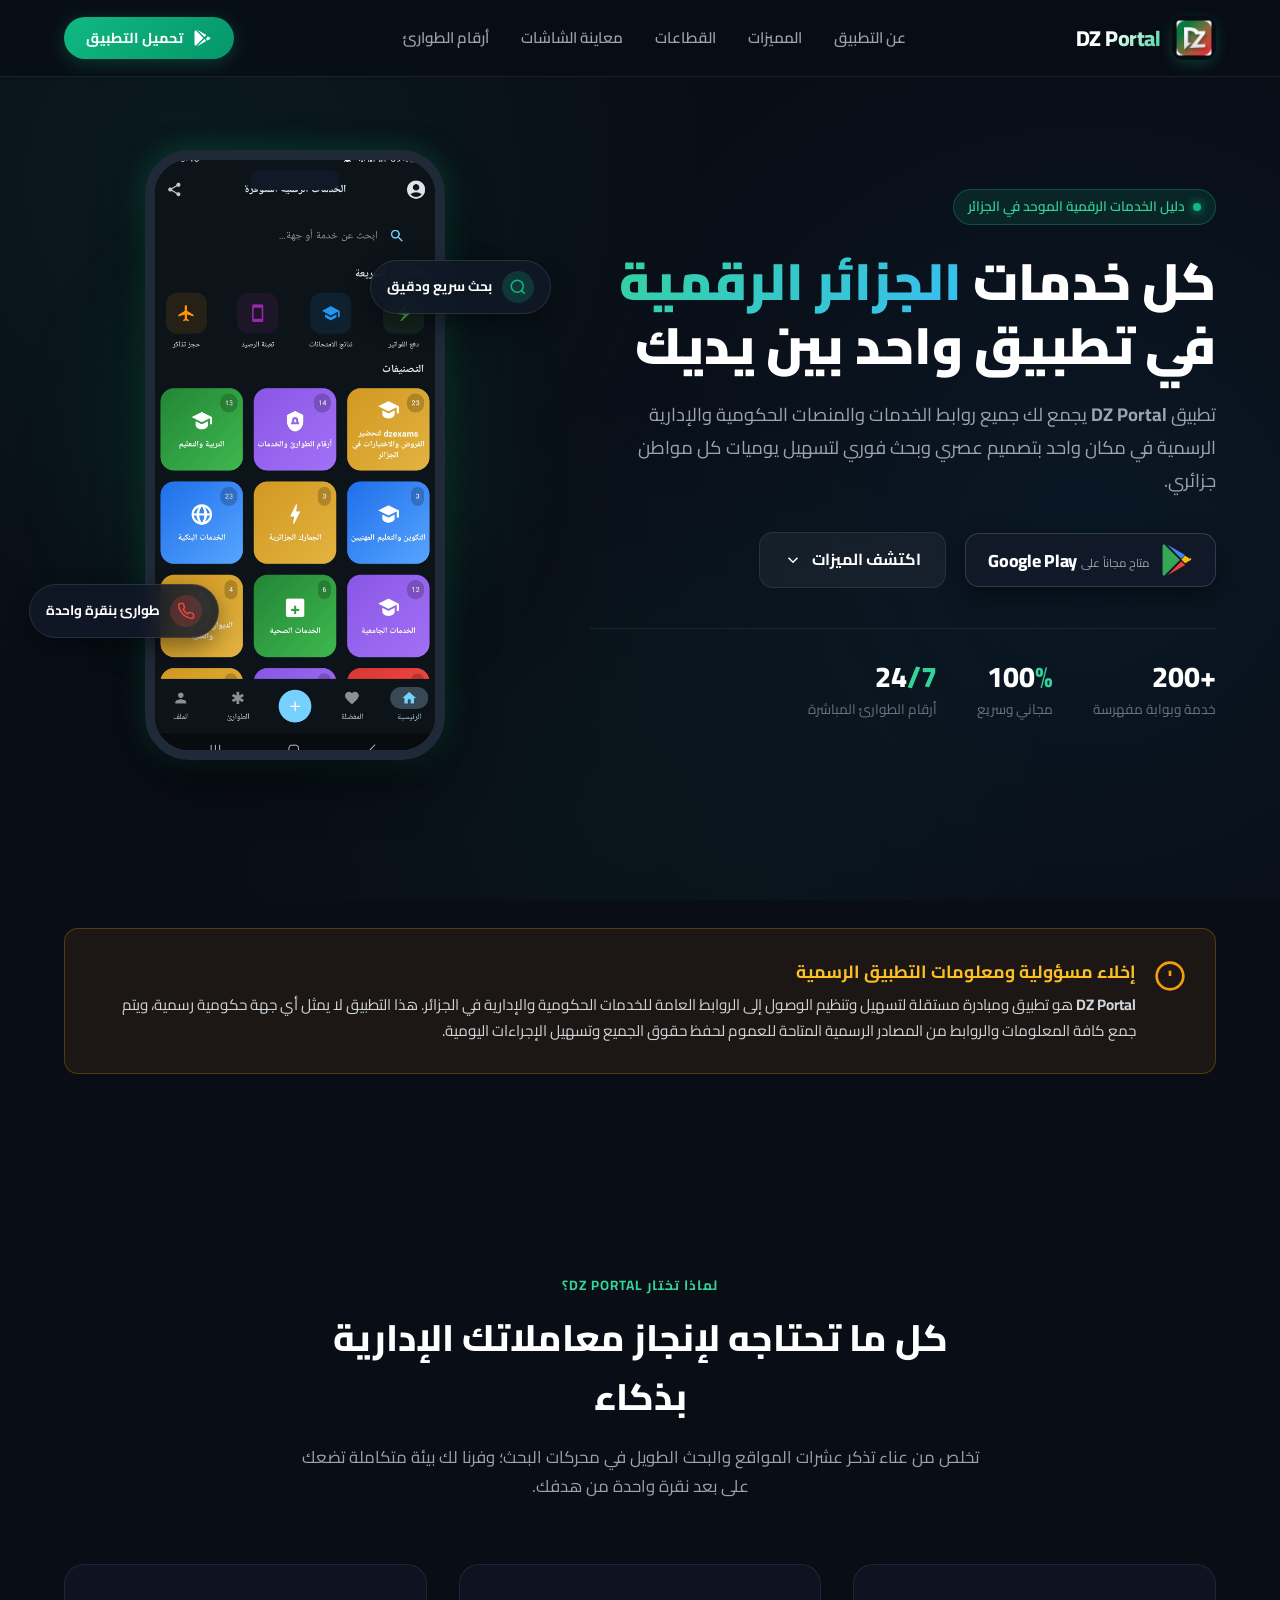
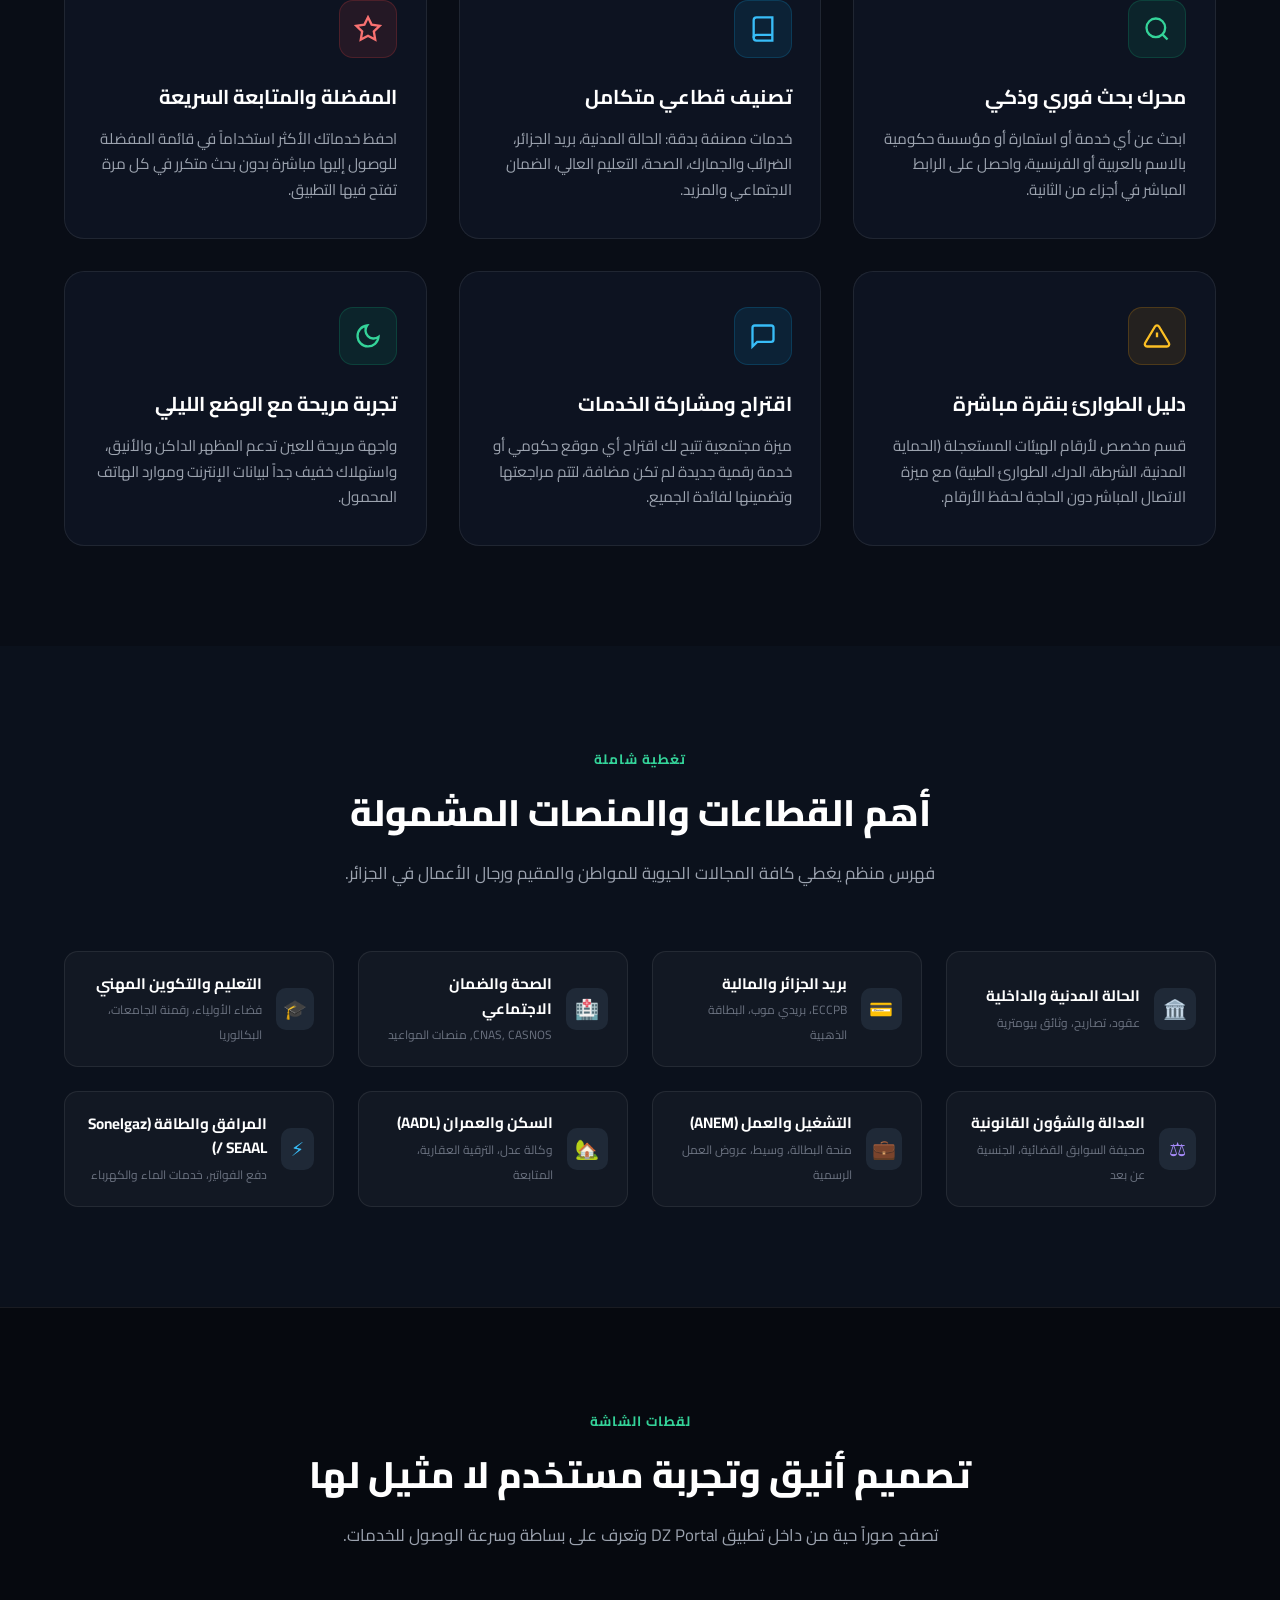
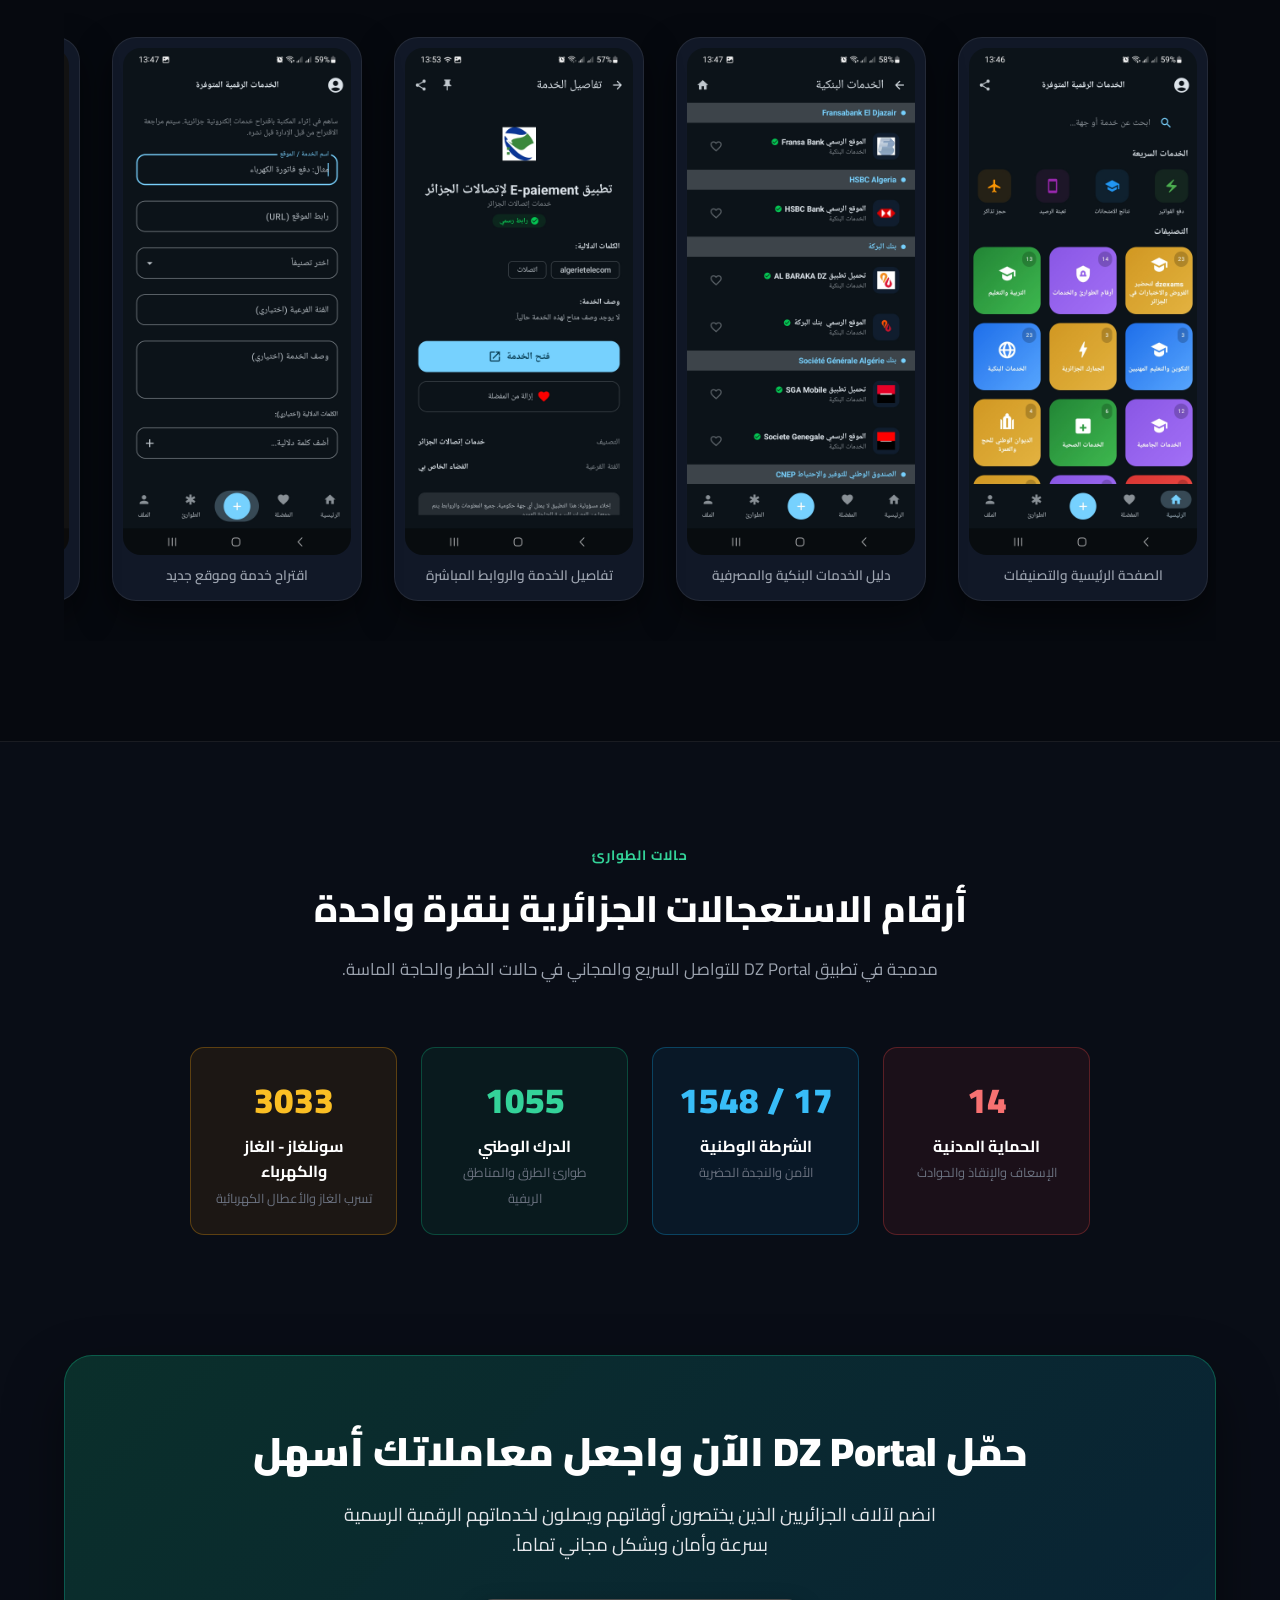
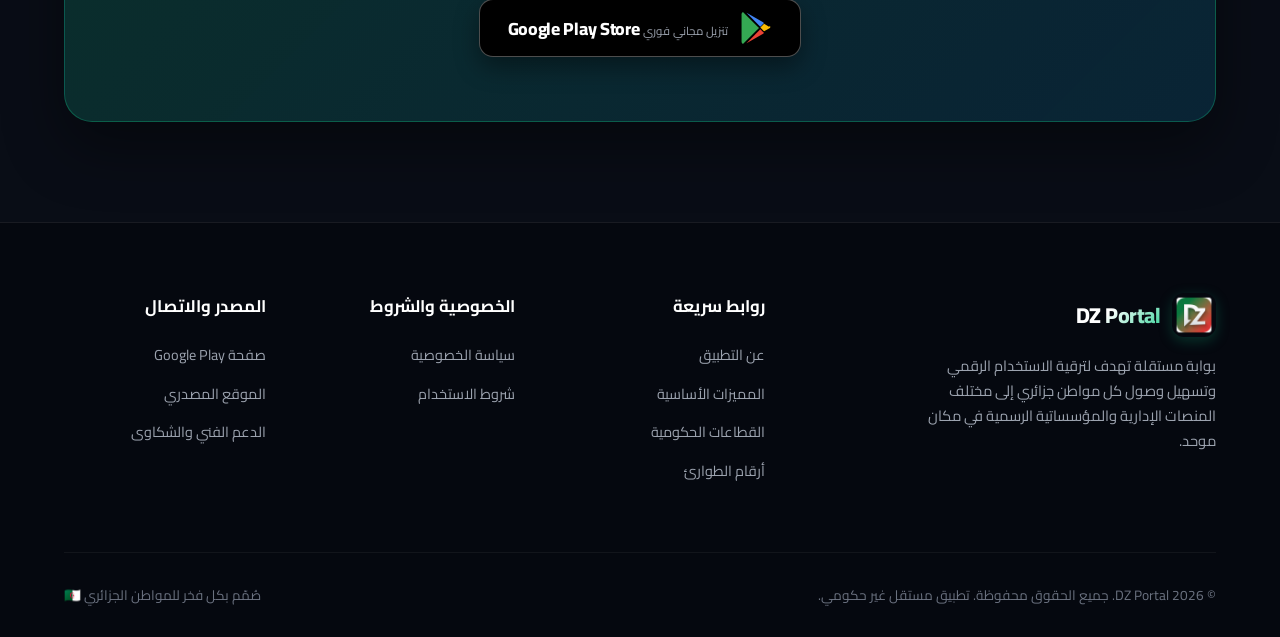
<file: index.html>
<!DOCTYPE html>
<html lang="ar" dir="rtl">
<head>
  <meta charset="UTF-8">
  <meta name="viewport" content="width=device-width, initial-scale=1.0">
  <title>DZ Portal - بوابة الخدمات الرقمية الجزائرية</title>
  <meta name="description" content="DZ Portal هو دليلك الرقمي الشامل لجميع الخدمات والمواقع الإدارية والحكومية في الجزائر. سهولة الوصول، أرقام طوارئ، وبحث ذكي وفوري.">
  <meta name="keywords" content="DZ Portal, الجزائر, خدمات رقمية, بوابة إلكترونية, إدارات عمومية, خدمات حكومية, استمارات الجزائر">
  <meta name="theme-color" content="#10b981">
  
  <!-- Open Graph / Meta -->
  <meta property="og:type" content="website">
  <meta property="og:title" content="DZ Portal - بوابة الخدمات الرقمية الجزائرية">
  <meta property="og:description" content="دليلك السريع والشامل للوصول لكافة المنصات والخدمات الإدارية الجزائرية الرسمية في مكان واحد.">
  <meta property="og:image" content="assets/images/logo.webp">
  
  <!-- Favicon -->
  <link rel="icon" type="image/webp" href="assets/images/logo.webp">
  
  <!-- Google Fonts: Cairo & Inter -->
  <link rel="preconnect" href="https://fonts.googleapis.com">
  <link rel="preconnect" href="https://fonts.gstatic.com" crossorigin>
  <link href="https://fonts.googleapis.com/css2?family=Cairo:wght@400;600;700;800;900&family=Inter:wght@400;600;700;800&display=swap" rel="stylesheet">
  
  <!-- Main Stylesheet -->
  <link rel="stylesheet" href="assets/css/style.css">
</head>
<body>

  <!-- Navigation -->
  <nav class="navbar">
    <div class="container nav-container">
      <a href="#" class="brand">
        <img src="assets/images/logo.webp" alt="DZ Portal Logo" class="brand-logo">
        <span class="brand-text">DZ Portal</span>
      </a>

      <ul class="nav-links" id="navLinks">
        <li><a href="#about">عن التطبيق</a></li>
        <li><a href="#features">المميزات</a></li>
        <li><a href="#categories">القطاعات</a></li>
        <li><a href="#screenshots">معاينة الشاشات</a></li>
        <li><a href="#emergency">أرقام الطوارئ</a></li>
      </ul>

      <div style="display: flex; align-items: center; gap: 1rem;">
        <a href="https://play.google.com/store/apps/details?id=com.dzportal.app&pcampaignid=web_share" target="_blank" rel="noopener noreferrer" class="nav-cta">
          <svg width="18" height="18" viewBox="0 0 24 24" fill="currentColor">
            <path d="M3.609 1.814L13.792 12 3.61 22.186a2.03 2.03 0 0 1-.61-.318c-.61-.531-.999-1.32-.999-2.222V4.354c0-.902.389-1.691.999-2.222a2.03 2.03 0 0 1 .609-.318zM15.207 13.414l2.518 2.518-12.753 7.362 10.235-9.88zm2.518-5.346L15.207 10.586 4.972.706l12.753 7.362zm1.488 1.488l3.18 1.836c1.076.621 1.076 1.637 0 2.258l-3.18 1.836-2.122-2.122 2.122-2.208z"/>
          </svg>
          <span>تحميل التطبيق</span>
        </a>

        <button class="menu-toggle" id="menuToggle" aria-label="تبديل القائمة">
          <svg width="24" height="24" viewBox="0 0 24 24" fill="none" stroke="currentColor" stroke-width="2" stroke-linecap="round">
            <line x1="3" y1="12" x2="21" y2="12"></line>
            <line x1="3" y1="6" x2="21" y2="6"></line>
            <line x1="3" y1="18" x2="21" y2="18"></line>
          </svg>
        </button>
      </div>
    </div>
  </nav>

  <!-- Hero Section -->
  <header class="hero">
    <div class="container hero-grid">
      <div class="hero-content">
        <div class="hero-badge">
          <span class="pulse-dot"></span>
          <span>دليل الخدمات الرقمية الموحد في الجزائر</span>
        </div>

        <h1 class="hero-title">
          كل خدمات <span class="highlight">الجزائر الرقمية</span> في تطبيق واحد بين يديك
        </h1>

        <p class="hero-description">
          تطبيق <strong>DZ Portal</strong> يجمع لك جميع روابط الخدمات والمنصات الحكومية والإدارية الرسمية في مكان واحد بتصميم عصري وبحث فوري لتسهيل يوميات كل مواطن جزائري.
        </p>

        <div class="hero-actions">
          <a href="https://play.google.com/store/apps/details?id=com.dzportal.app&pcampaignid=web_share" target="_blank" rel="noopener noreferrer" class="btn-playstore">
            <svg viewBox="0 0 512 512" fill="currentColor">
              <path fill="#4285F4" d="M325.3 234.3L104.6 13l280.8 161.2-60.1 60.1z"/>
              <path fill="#34A853" d="M47 0C34 6.8 25.3 19.2 25.3 35.3v441.3c0 16.1 8.7 28.5 21.7 35.3l256.6-256L47 0z"/>
              <path fill="#FBBC04" d="M470.9 238.4l-85.5-49.2-59.4 59.4 59.4 59.4 86.2-49.5c18.8-10.8 18.8-29.3-.7-40.1z"/>
              <path fill="#EA4335" d="M104.6 499l281.4-161.7-60.7-60.7L104.6 499z"/>
            </svg>
            <div class="btn-text">
              <span class="btn-sub">متاح مجاناً على</span>
              <span class="btn-main">Google Play</span>
            </div>
          </a>

          <a href="#features" class="btn-secondary">
            <span>اكتشف الميزات</span>
            <svg width="18" height="18" viewBox="0 0 24 24" fill="none" stroke="currentColor" stroke-width="2">
              <polyline points="6 9 12 15 18 9"></polyline>
            </svg>
          </a>
        </div>

        <div class="hero-stats">
          <div class="stat-item">
            <h3>+200</h3>
            <p>خدمة وبوابة مفهرسة</p>
          </div>
          <div class="stat-item">
            <h3>100<span>%</span></h3>
            <p>مجاني وسريع</p>
          </div>
          <div class="stat-item">
            <h3>24<span>/7</span></h3>
            <p>أرقام الطوارئ المباشرة</p>
          </div>
        </div>
      </div>

      <!-- App Mockup Preview -->
      <div class="mockup-wrapper">
        <div class="mockup-glow"></div>
        
        <div class="floating-pill pill-left">
          <div class="icon" style="background: rgba(16, 185, 129, 0.2); color: #10b981;">
            <svg width="18" height="18" viewBox="0 0 24 24" fill="none" stroke="currentColor" stroke-width="2"><circle cx="11" cy="11" r="8"></circle><line x1="21" y1="21" x2="16.65" y2="16.65"></line></svg>
          </div>
          <span class="text">بحث سريع ودقيق</span>
        </div>

        <div class="floating-pill pill-right">
          <div class="icon" style="background: rgba(239, 68, 68, 0.2); color: #ef4444;">
            <svg width="18" height="18" viewBox="0 0 24 24" fill="none" stroke="currentColor" stroke-width="2"><path d="M22 16.92v3a2 2 0 0 1-2.18 2 19.79 19.79 0 0 1-8.63-3.07 19.5 19.5 0 0 1-6-6 19.79 19.79 0 0 1-3.07-8.67A2 2 0 0 1 4.11 2h3a2 2 0 0 1 2 1.72 12.84 12.84 0 0 0 .7 2.81 2 2 0 0 1-.45 2.11L8.09 9.91a16 16 0 0 0 6 6l1.27-1.27a2 2 0 0 1 2.11-.45 12.84 12.84 0 0 0 2.81.7A2 2 0 0 1 22 16.92z"></path></svg>
          </div>
          <span class="text">طوارئ بنقرة واحدة</span>
        </div>

        <div class="phone-frame">
          <div class="phone-notch"></div>
          <img src="assets/images/screen_home.jpg" alt="DZ Portal App Screenshot" class="phone-screen">
        </div>
      </div>
    </div>
  </header>

  <!-- About / Disclaimer Notice -->
  <section class="section" id="about" style="padding-top: 30px; padding-bottom: 50px;">
    <div class="container">
      <div class="disclaimer-box">
        <div class="disclaimer-icon">
          <svg width="32" height="32" viewBox="0 0 24 24" fill="none" stroke="currentColor" stroke-width="2">
            <circle cx="12" cy="12" r="10"></circle>
            <line x1="12" y1="8" x2="12" y2="12"></line>
            <line x1="12" y1="16" x2="12.01" y2="16"></line>
          </svg>
        </div>
        <div class="disclaimer-text">
          <h4>إخلاء مسؤولية ومعلومات التطبيق الرسمية</h4>
          <p>
            <strong>DZ Portal</strong> هو تطبيق ومبادرة مستقلة لتسهيل وتنظيم الوصول إلى الروابط العامة للخدمات الحكومية والإدارية في الجزائر. هذا التطبيق لا يمثل أي جهة حكومية رسمية، ويتم جمع كافة المعلومات والروابط من المصادر الرسمية المتاحة للعموم لحفظ حقوق الجميع وتسهيل الإجراءات اليومية.
          </p>
        </div>
      </div>
    </div>
  </section>

  <!-- Features Section -->
  <section class="section" id="features">
    <div class="container">
      <div class="section-title-wrap">
        <span class="section-tag">لماذا تختار DZ Portal؟</span>
        <h2 class="section-title">كل ما تحتاجه لإنجاز معاملاتك الإدارية بذكاء</h2>
        <p class="section-sub">تخلص من عناء تذكر عشرات المواقع والبحث الطويل في محركات البحث؛ وفرنا لك بيئة متكاملة تضعك على بعد نقرة واحدة من هدفك.</p>
      </div>

      <div class="features-grid">
        <div class="feature-card">
          <div class="feature-icon">
            <svg width="28" height="28" viewBox="0 0 24 24" fill="none" stroke="currentColor" stroke-width="2"><circle cx="11" cy="11" r="8"></circle><line x1="21" y1="21" x2="16.65" y2="16.65"></line></svg>
          </div>
          <h3>محرك بحث فوري وذكي</h3>
          <p>ابحث عن أي خدمة أو استمارة أو مؤسسة حكومية بالاسم بالعربية أو الفرنسية، واحصل على الرابط المباشر في أجزاء من الثانية.</p>
        </div>

        <div class="feature-card">
          <div class="feature-icon sky">
            <svg width="28" height="28" viewBox="0 0 24 24" fill="none" stroke="currentColor" stroke-width="2"><path d="M4 19.5A2.5 2.5 0 0 1 6.5 17H20"></path><path d="M6.5 2H20v20H6.5A2.5 2.5 0 0 1 4 19.5v-15A2.5 2.5 0 0 1 6.5 2z"></path></svg>
          </div>
          <h3>تصنيف قطاعي متكامل</h3>
          <p>خدمات مصنفة بدقة: الحالة المدنية، بريد الجزائر، الضرائب والجمارك، الصحة، التعليم العالي، الضمان الاجتماعي والمزيد.</p>
        </div>

        <div class="feature-card">
          <div class="feature-icon red">
            <svg width="28" height="28" viewBox="0 0 24 24" fill="none" stroke="currentColor" stroke-width="2"><polygon points="12 2 15.09 8.26 22 9.27 17 14.14 18.18 21.02 12 17.77 5.82 21.02 7 14.14 2 9.27 8.91 8.26 12 2"></polygon></svg>
          </div>
          <h3>المفضلة والمتابعة السريعة</h3>
          <p>احفظ خدماتك الأكثر استخداماً في قائمة المفضلة للوصول إليها مباشرة بدون بحث متكرر في كل مرة تفتح فيها التطبيق.</p>
        </div>

        <div class="feature-card">
          <div class="feature-icon amber">
            <svg width="28" height="28" viewBox="0 0 24 24" fill="none" stroke="currentColor" stroke-width="2"><path d="M10.29 3.86L1.82 18a2 2 0 0 0 1.71 3h16.94a2 2 0 0 0 1.71-3L13.71 3.86a2 2 0 0 0-3.42 0z"></path><line x1="12" y1="9" x2="12" y2="13"></line><line x1="12" y1="17" x2="12.01" y2="17"></line></svg>
          </div>
          <h3>دليل الطوارئ بنقرة مباشرة</h3>
          <p>قسم مخصص لأرقام الهيئات المستعجلة (الحماية المدنية، الشرطة، الدرك، الطوارئ الطبية) مع ميزة الاتصال المباشر دون الحاجة لحفظ الأرقام.</p>
        </div>

        <div class="feature-card">
          <div class="feature-icon sky">
            <svg width="28" height="28" viewBox="0 0 24 24" fill="none" stroke="currentColor" stroke-width="2"><path d="M21 15a2 2 0 0 1-2 2H7l-4 4V5a2 2 0 0 1 2-2h14a2 2 0 0 1 2 2z"></path></svg>
          </div>
          <h3>اقتراح ومشاركة الخدمات</h3>
          <p>ميزة مجتمعية تتيح لك اقتراح أي موقع حكومي أو خدمة رقمية جديدة لم تكن مضافة، لتتم مراجعتها وتضمينها لفائدة الجميع.</p>
        </div>

        <div class="feature-card">
          <div class="feature-icon">
            <svg width="28" height="28" viewBox="0 0 24 24" fill="none" stroke="currentColor" stroke-width="2"><path d="M21 12.79A9 9 0 1 1 11.21 3 7 7 0 0 0 21 12.79z"></path></svg>
          </div>
          <h3>تجربة مريحة مع الوضع الليلي</h3>
          <p>واجهة مريحة للعين تدعم المظهر الداكن والأنيق، واستهلاك خفيف جداً لبيانات الإنترنت وموارد الهاتف المحمول.</p>
        </div>
      </div>
    </div>
  </section>

  <!-- Categories Preview Section -->
  <section class="section" id="categories" style="background: rgba(17, 24, 39, 0.4);">
    <div class="container">
      <div class="section-title-wrap">
        <span class="section-tag">تغطية شاملة</span>
        <h2 class="section-title">أهم القطاعات والمنصات المشمولة</h2>
        <p class="section-sub">فهرس منظم يغطي كافة المجالات الحيوية للمواطن والمقيم ورجال الأعمال في الجزائر.</p>
      </div>

      <div class="categories-preview">
        <div class="cat-pill">
          <div class="cat-pill-icon" style="color: #34d399;">🏛️</div>
          <div class="cat-pill-info">
            <h4>الحالة المدنية والداخلية</h4>
            <span>عقود، تصاريح، وثائق بيومترية</span>
          </div>
        </div>

        <div class="cat-pill">
          <div class="cat-pill-icon" style="color: #38bdf8;">💳</div>
          <div class="cat-pill-info">
            <h4>بريد الجزائر والمالية</h4>
            <span>ECCPB، بريدي موب، البطاقة الذهبية</span>
          </div>
        </div>

        <div class="cat-pill">
          <div class="cat-pill-icon" style="color: #f87171;">🏥</div>
          <div class="cat-pill-info">
            <h4>الصحة والضمان الاجتماعي</h4>
            <span>CNAS, CASNOS, منصات المواعيد</span>
          </div>
        </div>

        <div class="cat-pill">
          <div class="cat-pill-icon" style="color: #fbbf24;">🎓</div>
          <div class="cat-pill-info">
            <h4>التعليم والتكوين المهني</h4>
            <span>فضاء الأولياء، رقمنة الجامعات، البكالوريا</span>
          </div>
        </div>

        <div class="cat-pill">
          <div class="cat-pill-icon" style="color: #a78bfa;">⚖️</div>
          <div class="cat-pill-info">
            <h4>العدالة والشؤون القانونية</h4>
            <span>صحيفة السوابق القضائية، الجنسية عن بعد</span>
          </div>
        </div>

        <div class="cat-pill">
          <div class="cat-pill-icon" style="color: #fb7185;">💼</div>
          <div class="cat-pill-info">
            <h4>التشغيل والعمل (ANEM)</h4>
            <span>منحة البطالة، وسيط، عروض العمل الرسمية</span>
          </div>
        </div>

        <div class="cat-pill">
          <div class="cat-pill-icon" style="color: #4ade80;">🏡</div>
          <div class="cat-pill-info">
            <h4>السكن والعمران (AADL)</h4>
            <span>وكالة عدل، الترقية العقارية، المتابعة</span>
          </div>
        </div>

        <div class="cat-pill">
          <div class="cat-pill-icon" style="color: #38bdf8;">⚡</div>
          <div class="cat-pill-info">
            <h4>المرافق والطاقة (Sonelgaz / SEAAL)</h4>
            <span>دفع الفواتير، خدمات الماء والكهرباء</span>
          </div>
        </div>
      </div>
    </div>
  </section>

  <!-- Screenshots Gallery Section -->
  <section class="section screenshots-section" id="screenshots">
    <div class="container">
      <div class="section-title-wrap">
        <span class="section-tag">لقطات الشاشة</span>
        <h2 class="section-title">تصميم أنيق وتجربة مستخدم لا مثيل لها</h2>
        <p class="section-sub">تصفح صوراً حية من داخل تطبيق DZ Portal وتعرف على بساطة وسرعة الوصول للخدمات.</p>
      </div>

      <div class="gallery-scroller">
        <div class="gallery-item">
          <img src="assets/images/screen_home.jpg" alt="الرئيسية - DZ Portal" loading="lazy">
          <div class="gallery-caption">الصفحة الرئيسية والتصنيفات</div>
        </div>
        <div class="gallery-item">
          <img src="assets/images/screen_services.jpg" alt="قائمة الخدمات والقطاعات" loading="lazy">
          <div class="gallery-caption">دليل الخدمات البنكية والمصرفية</div>
        </div>
        <div class="gallery-item">
          <img src="assets/images/screen_details.jpg" alt="تفاصيل الخدمة والروابط" loading="lazy">
          <div class="gallery-caption">تفاصيل الخدمة والروابط المباشرة</div>
        </div>
        <div class="gallery-item">
          <img src="assets/images/screen_suggest.jpg" alt="اقتراح خدمة" loading="lazy">
          <div class="gallery-caption">اقتراح خدمة وموقع جديد</div>
        </div>
        <div class="gallery-item">
          <img src="assets/images/screen_login.jpg" alt="تسجيل الدخول والحساب" loading="lazy">
          <div class="gallery-caption">تسجيل الدخول وإدارة الحساب</div>
        </div>
        <div class="gallery-item">
          <img src="assets/images/screen_emergency.jpg" alt="أرقام الطوارئ" loading="lazy">
          <div class="gallery-caption">دليل الطوارئ المباشر</div>
        </div>
      </div>
    </div>
  </section>

  <!-- Emergency Quick Numbers -->
  <section class="section" id="emergency">
    <div class="container">
      <div class="section-title-wrap">
        <span class="section-tag">حالات الطوارئ</span>
        <h2 class="section-title">أرقام الاستعجالات الجزائرية بنقرة واحدة</h2>
        <p class="section-sub">مدمجة في تطبيق DZ Portal للتواصل السريع والمجاني في حالات الخطر والحاجة الماسة.</p>
      </div>

      <div style="display: grid; grid-template-columns: repeat(auto-fit, minmax(200px, 1fr)); gap: 1.5rem; max-width: 900px; margin: 0 auto;">
        <div style="background: rgba(239, 68, 68, 0.08); border: 1px solid rgba(239, 68, 68, 0.3); border-radius: var(--radius-md); padding: 1.5rem; text-align: center;">
          <h3 style="color: #f87171; font-size: 2.2rem; font-weight: 900; margin-bottom: 0.3rem;">14</h3>
          <p style="font-weight: 700; color: #fff;">الحماية المدنية</p>
          <span style="font-size: 0.8rem; color: var(--text-dim);">الإسعاف والإنقاذ والحوادث</span>
        </div>

        <div style="background: rgba(14, 165, 233, 0.08); border: 1px solid rgba(14, 165, 233, 0.3); border-radius: var(--radius-md); padding: 1.5rem; text-align: center;">
          <h3 style="color: #38bdf8; font-size: 2.2rem; font-weight: 900; margin-bottom: 0.3rem;">17 / 1548</h3>
          <p style="font-weight: 700; color: #fff;">الشرطة الوطنية</p>
          <span style="font-size: 0.8rem; color: var(--text-dim);">الأمن والنجدة الحضرية</span>
        </div>

        <div style="background: rgba(16, 185, 129, 0.08); border: 1px solid rgba(16, 185, 129, 0.3); border-radius: var(--radius-md); padding: 1.5rem; text-align: center;">
          <h3 style="color: #34d399; font-size: 2.2rem; font-weight: 900; margin-bottom: 0.3rem;">1055</h3>
          <p style="font-weight: 700; color: #fff;">الدرك الوطني</p>
          <span style="font-size: 0.8rem; color: var(--text-dim);">طوارئ الطرق والمناطق الريفية</span>
        </div>

        <div style="background: rgba(245, 158, 11, 0.08); border: 1px solid rgba(245, 158, 11, 0.3); border-radius: var(--radius-md); padding: 1.5rem; text-align: center;">
          <h3 style="color: #fbbf24; font-size: 2.2rem; font-weight: 900; margin-bottom: 0.3rem;">3033</h3>
          <p style="font-weight: 700; color: #fff;">سونلغاز - الغاز والكهرباء</p>
          <span style="font-size: 0.8rem; color: var(--text-dim);">تسرب الغاز والأعطال الكهربائية</span>
        </div>
      </div>
    </div>
  </section>

  <!-- CTA Banner Section -->
  <section class="section" style="padding-top: 20px;">
    <div class="container">
      <div class="cta-banner">
        <h2>حمّل DZ Portal الآن واجعل معاملاتك أسهل</h2>
        <p>انضم لآلاف الجزائريين الذين يختصرون أوقاتهم ويصلون لخدماتهم الرقمية الرسمية بسرعة وأمان وبشكل مجاني تماماً.</p>
        
        <div style="display: flex; justify-content: center;">
          <a href="https://play.google.com/store/apps/details?id=com.dzportal.app&pcampaignid=web_share" target="_blank" rel="noopener noreferrer" class="btn-playstore" style="padding: 12px 28px; background: #000; border-color: rgba(255,255,255,0.3);">
            <svg viewBox="0 0 512 512" fill="currentColor">
              <path fill="#4285F4" d="M325.3 234.3L104.6 13l280.8 161.2-60.1 60.1z"/>
              <path fill="#34A853" d="M47 0C34 6.8 25.3 19.2 25.3 35.3v441.3c0 16.1 8.7 28.5 21.7 35.3l256.6-256L47 0z"/>
              <path fill="#FBBC04" d="M470.9 238.4l-85.5-49.2-59.4 59.4 59.4 59.4 86.2-49.5c18.8-10.8 18.8-29.3-.7-40.1z"/>
              <path fill="#EA4335" d="M104.6 499l281.4-161.7-60.7-60.7L104.6 499z"/>
            </svg>
            <div class="btn-text">
              <span class="btn-sub">تنزيل مجاني فوري</span>
              <span class="btn-main">Google Play Store</span>
            </div>
          </a>
        </div>
      </div>
    </div>
  </section>

  <!-- Footer -->
  <footer class="footer">
    <div class="container">
      <div class="footer-grid">
        <div class="footer-col footer-brand">
          <div class="brand" style="margin-bottom: 0.5rem;">
            <img src="assets/images/logo.webp" alt="DZ Portal Logo" class="brand-logo">
            <span class="brand-text">DZ Portal</span>
          </div>
          <p>
            بوابة مستقلة تهدف لترقية الاستخدام الرقمي وتسهيل وصول كل مواطن جزائري إلى مختلف المنصات الإدارية والمؤسساتية الرسمية في مكان موحد.
          </p>
        </div>

        <div class="footer-col">
          <h4>روابط سريعة</h4>
          <ul class="footer-links">
            <li><a href="#about">عن التطبيق</a></li>
            <li><a href="#features">المميزات الأساسية</a></li>
            <li><a href="#categories">القطاعات الحكومية</a></li>
            <li><a href="#emergency">أرقام الطوارئ</a></li>
          </ul>
        </div>

        <div class="footer-col">
          <h4>الخصوصية والشروط</h4>
          <ul class="footer-links">
            <li><a href="privacy-policy.html">سياسة الخصوصية</a></li>
            <li><a href="terms.html">شروط الاستخدام</a></li>
          </ul>
        </div>

        <div class="footer-col">
          <h4>المصدر والاتصال</h4>
          <ul class="footer-links">
            <li><a href="https://play.google.com/store/apps/details?id=com.dzportal.app&pcampaignid=web_share" target="_blank" rel="noopener noreferrer">صفحة Google Play</a></li>
            <li><a href="https://imadtbn.github.io/dz_portal/" target="_blank" rel="noopener noreferrer">الموقع المصدري</a></li>
            <li><a href="mailto:support@dzportal.app">الدعم الفني والشكاوى</a></li>
          </ul>
        </div>
      </div>

      <div class="footer-bottom">
        <p>&copy; 2026 DZ Portal. جميع الحقوق محفوظة. تطبيق مستقل غير حكومي.</p>
        <p>صُمّم بكل فخر للمواطن الجزائري 🇩🇿</p>
      </div>
    </div>
  </footer>

  <!-- Scripts -->
  <script src="assets/js/main.js"></script>
</body>
</html>
</file>
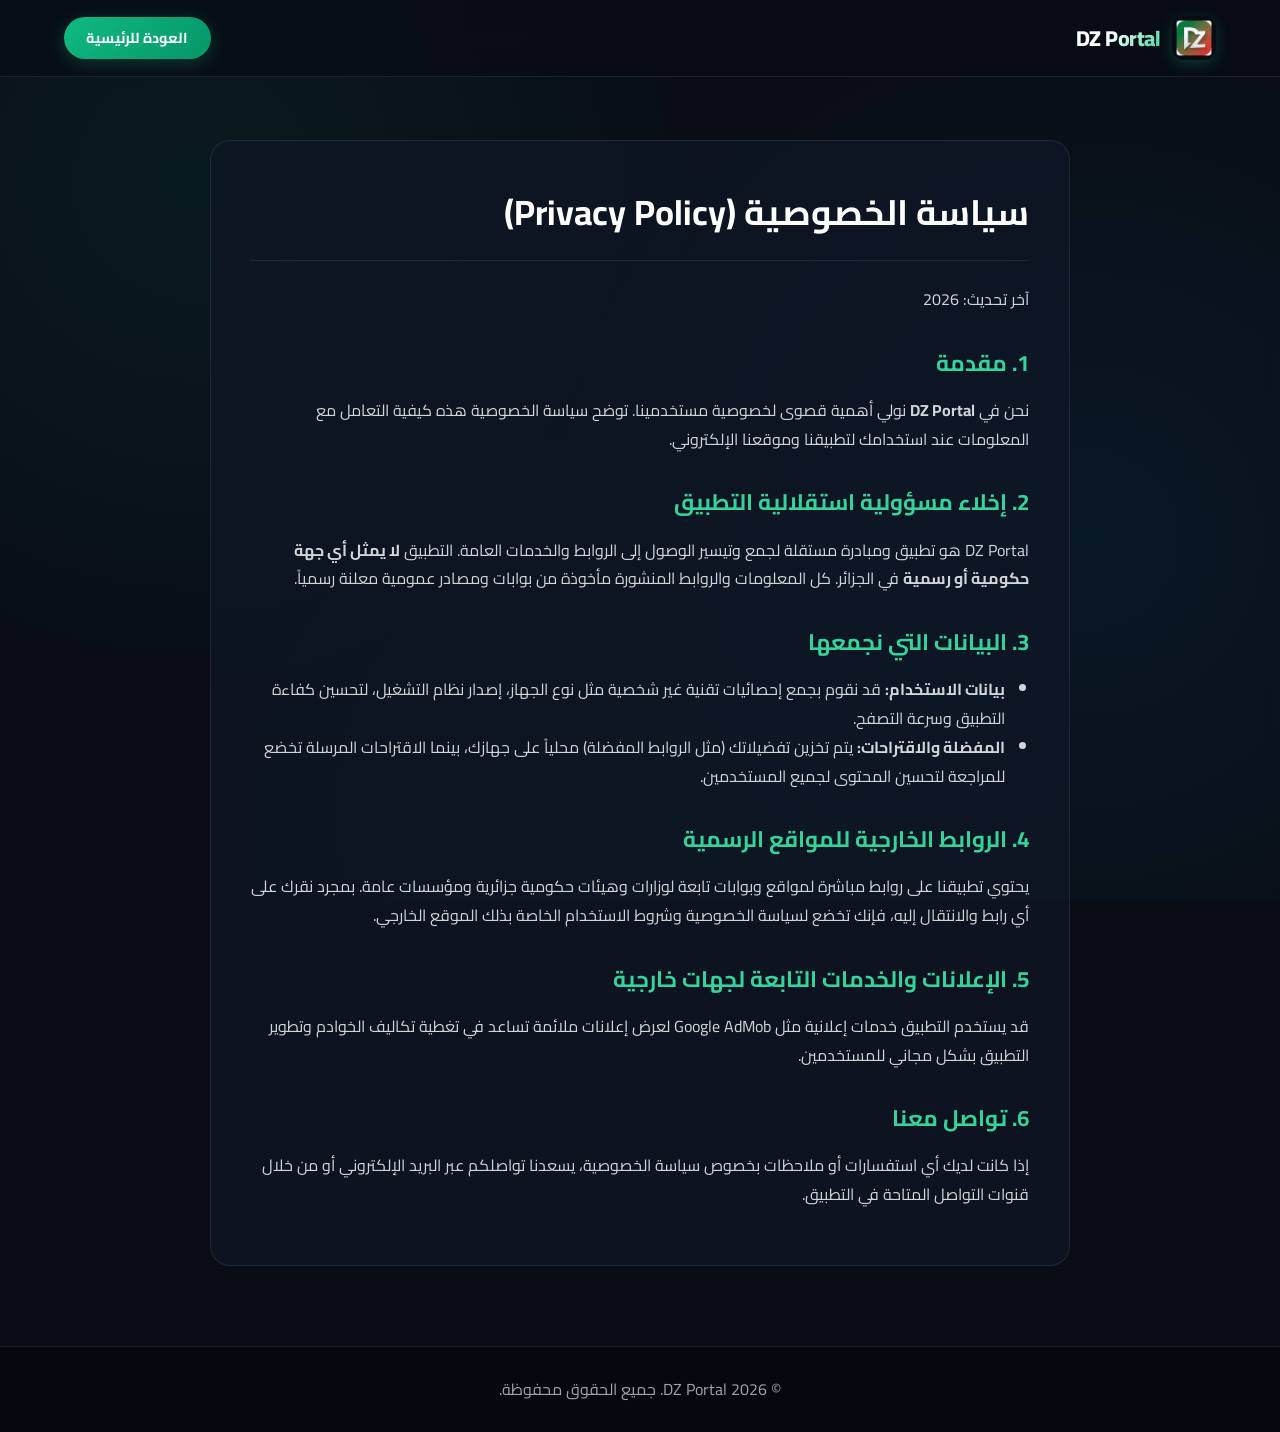
<file: privacy-policy.html>
<!DOCTYPE html>
<html lang="ar" dir="rtl">
<head>
  <meta charset="UTF-8">
  <meta name="viewport" content="width=device-width, initial-scale=1.0">
  <title>سياسة الخصوصية - DZ Portal</title>
  <link rel="icon" type="image/webp" href="assets/images/logo.webp">
  <link href="https://fonts.googleapis.com/css2?family=Cairo:wght@400;600;700;800&display=swap" rel="stylesheet">
  <link rel="stylesheet" href="assets/css/style.css">
  <style>
    .legal-content {
      padding: 140px 0 80px 0;
      max-width: 860px;
      margin: 0 auto;
    }
    .legal-box {
      background: var(--bg-card);
      border: 1px solid var(--border-color);
      border-radius: var(--radius-lg);
      padding: 2.5rem;
      color: #e5e7eb;
      line-height: 1.8;
    }
    .legal-box h1 {
      color: #fff;
      font-size: 2.2rem;
      margin-bottom: 1.5rem;
      border-bottom: 1px solid var(--border-color);
      padding-bottom: 1rem;
    }
    .legal-box h2 {
      color: var(--primary-light);
      font-size: 1.4rem;
      margin-top: 1.8rem;
      margin-bottom: 0.8rem;
    }
    .legal-box p, .legal-box ul {
      margin-bottom: 1rem;
      color: #d1d5db;
    }
    .legal-box ul {
      padding-right: 1.5rem;
    }
  </style>
</head>
<body>

  <nav class="navbar">
    <div class="container nav-container">
      <a href="index.html" class="brand">
        <img src="assets/images/logo.webp" alt="DZ Portal Logo" class="brand-logo">
        <span class="brand-text">DZ Portal</span>
      </a>
      <a href="index.html" class="nav-cta">العودة للرئيسية</a>
    </div>
  </nav>

  <main class="container legal-content">
    <div class="legal-box">
      <h1>سياسة الخصوصية (Privacy Policy)</h1>
      <p>آخر تحديث: 2026</p>

      <h2>1. مقدمة</h2>
      <p>نحن في <strong>DZ Portal</strong> نولي أهمية قصوى لخصوصية مستخدمينا. توضح سياسة الخصوصية هذه كيفية التعامل مع المعلومات عند استخدامك لتطبيقنا وموقعنا الإلكتروني.</p>

      <h2>2. إخلاء مسؤولية استقلالية التطبيق</h2>
      <p>DZ Portal هو تطبيق ومبادرة مستقلة لجمع وتيسير الوصول إلى الروابط والخدمات العامة. التطبيق <strong>لا يمثل أي جهة حكومية أو رسمية</strong> في الجزائر. كل المعلومات والروابط المنشورة مأخوذة من بوابات ومصادر عمومية معلنة رسمياً.</p>

      <h2>3. البيانات التي نجمعها</h2>
      <ul>
        <li><strong>بيانات الاستخدام:</strong> قد نقوم بجمع إحصائيات تقنية غير شخصية مثل نوع الجهاز، إصدار نظام التشغيل، لتحسين كفاءة التطبيق وسرعة التصفح.</li>
        <li><strong>المفضلة والاقتراحات:</strong> يتم تخزين تفضيلاتك (مثل الروابط المفضلة) محلياً على جهازك، بينما الاقتراحات المرسلة تخضع للمراجعة لتحسين المحتوى لجميع المستخدمين.</li>
      </ul>

      <h2>4. الروابط الخارجية للمواقع الرسمية</h2>
      <p>يحتوي تطبيقنا على روابط مباشرة لمواقع وبوابات تابعة لوزارات وهيئات حكومية جزائرية ومؤسسات عامة. بمجرد نقرك على أي رابط والانتقال إليه، فإنك تخضع لسياسة الخصوصية وشروط الاستخدام الخاصة بذلك الموقع الخارجي.</p>

      <h2>5. الإعلانات والخدمات التابعة لجهات خارجية</h2>
      <p>قد يستخدم التطبيق خدمات إعلانية مثل Google AdMob لعرض إعلانات ملائمة تساعد في تغطية تكاليف الخوادم وتطوير التطبيق بشكل مجاني للمستخدمين.</p>

      <h2>6. تواصل معنا</h2>
      <p>إذا كانت لديك أي استفسارات أو ملاحظات بخصوص سياسة الخصوصية، يسعدنا تواصلكم عبر البريد الإلكتروني أو من خلال قنوات التواصل المتاحة في التطبيق.</p>
    </div>
  </main>

  <footer class="footer" style="padding: 30px 0;">
    <div class="container" style="text-align: center;">
      <p>&copy; 2026 DZ Portal. جميع الحقوق محفوظة.</p>
    </div>
  </footer>

</body>
</html>
</file>
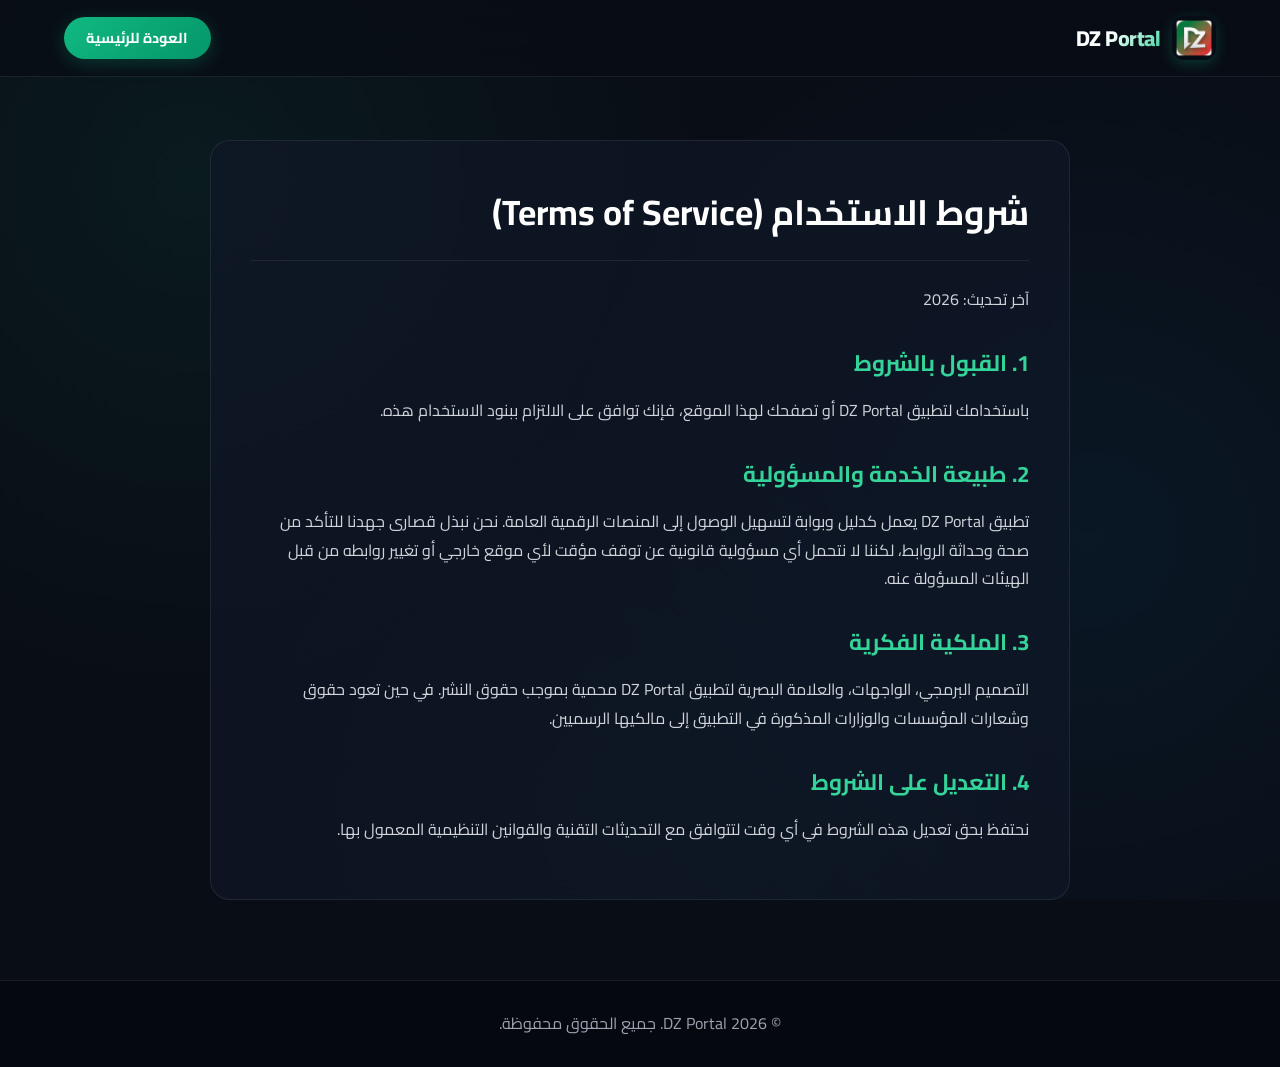
<file: terms.html>
<!DOCTYPE html>
<html lang="ar" dir="rtl">
<head>
  <meta charset="UTF-8">
  <meta name="viewport" content="width=device-width, initial-scale=1.0">
  <title>شروط الاستخدام - DZ Portal</title>
  <link rel="icon" type="image/webp" href="assets/images/logo.webp">
  <link href="https://fonts.googleapis.com/css2?family=Cairo:wght@400;600;700;800&display=swap" rel="stylesheet">
  <link rel="stylesheet" href="assets/css/style.css">
  <style>
    .legal-content {
      padding: 140px 0 80px 0;
      max-width: 860px;
      margin: 0 auto;
    }
    .legal-box {
      background: var(--bg-card);
      border: 1px solid var(--border-color);
      border-radius: var(--radius-lg);
      padding: 2.5rem;
      color: #e5e7eb;
      line-height: 1.8;
    }
    .legal-box h1 {
      color: #fff;
      font-size: 2.2rem;
      margin-bottom: 1.5rem;
      border-bottom: 1px solid var(--border-color);
      padding-bottom: 1rem;
    }
    .legal-box h2 {
      color: var(--primary-light);
      font-size: 1.4rem;
      margin-top: 1.8rem;
      margin-bottom: 0.8rem;
    }
    .legal-box p, .legal-box ul {
      margin-bottom: 1rem;
      color: #d1d5db;
    }
  </style>
</head>
<body>

  <nav class="navbar">
    <div class="container nav-container">
      <a href="index.html" class="brand">
        <img src="assets/images/logo.webp" alt="DZ Portal Logo" class="brand-logo">
        <span class="brand-text">DZ Portal</span>
      </a>
      <a href="index.html" class="nav-cta">العودة للرئيسية</a>
    </div>
  </nav>

  <main class="container legal-content">
    <div class="legal-box">
      <h1>شروط الاستخدام (Terms of Service)</h1>
      <p>آخر تحديث: 2026</p>

      <h2>1. القبول بالشروط</h2>
      <p>باستخدامك لتطبيق DZ Portal أو تصفحك لهذا الموقع، فإنك توافق على الالتزام ببنود الاستخدام هذه.</p>

      <h2>2. طبيعة الخدمة والمسؤولية</h2>
      <p>تطبيق DZ Portal يعمل كدليل وبوابة لتسهيل الوصول إلى المنصات الرقمية العامة. نحن نبذل قصارى جهدنا للتأكد من صحة وحداثة الروابط، لكننا لا نتحمل أي مسؤولية قانونية عن توقف مؤقت لأي موقع خارجي أو تغيير روابطه من قبل الهيئات المسؤولة عنه.</p>

      <h2>3. الملكية الفكرية</h2>
      <p>التصميم البرمجي، الواجهات، والعلامة البصرية لتطبيق DZ Portal محمية بموجب حقوق النشر. في حين تعود حقوق وشعارات المؤسسات والوزارات المذكورة في التطبيق إلى مالكيها الرسميين.</p>

      <h2>4. التعديل على الشروط</h2>
      <p>نحتفظ بحق تعديل هذه الشروط في أي وقت لتتوافق مع التحديثات التقنية والقوانين التنظيمية المعمول بها.</p>
    </div>
  </main>

  <footer class="footer" style="padding: 30px 0;">
    <div class="container" style="text-align: center;">
      <p>&copy; 2026 DZ Portal. جميع الحقوق محفوظة.</p>
    </div>
  </footer>

</body>
</html>
</file>
<file: assets/css/style.css>
:root {
  --primary: #10b981;
  --primary-dark: #059669;
  --primary-light: #34d399;
  --primary-glow: rgba(16, 185, 129, 0.25);
  
  --secondary: #0ea5e9;
  --accent-red: #ef4444;
  --accent-amber: #f59e0b;
  
  --bg-dark: #090d16;
  --bg-card: rgba(17, 24, 39, 0.7);
  --bg-card-hover: rgba(30, 41, 59, 0.85);
  --border-color: rgba(255, 255, 255, 0.08);
  --border-glow: rgba(16, 185, 129, 0.35);
  
  --text-main: #f3f4f6;
  --text-muted: #9ca3af;
  --text-dim: #6b7280;
  
  --font-ar: 'Cairo', system-ui, -apple-system, sans-serif;
  --font-en: 'Inter', system-ui, -apple-system, sans-serif;
  --radius-sm: 8px;
  --radius-md: 14px;
  --radius-lg: 20px;
  --radius-full: 9999px;
  
  --transition: all 0.3s cubic-bezier(0.16, 1, 0.3, 1);
}

* {
  margin: 0;
  padding: 0;
  box-sizing: border-box;
}

html {
  scroll-behavior: smooth;
  font-family: var(--font-ar);
  background-color: var(--bg-dark);
  color: var(--text-main);
  direction: rtl;
}

body {
  overflow-x: hidden;
  line-height: 1.6;
  background-image: 
    radial-gradient(circle at 15% 20%, rgba(16, 185, 129, 0.08) 0%, transparent 40%),
    radial-gradient(circle at 85% 60%, rgba(14, 165, 233, 0.07) 0%, transparent 45%),
    radial-gradient(circle at 50% 90%, rgba(16, 185, 129, 0.05) 0%, transparent 40%);
  background-attachment: fixed;
}

/* Scrollbar */
::-webkit-scrollbar {
  width: 8px;
}
::-webkit-scrollbar-track {
  background: var(--bg-dark);
}
::-webkit-scrollbar-thumb {
  background: #1f2937;
  border-radius: 4px;
}
::-webkit-scrollbar-thumb:hover {
  background: var(--primary-dark);
}

/* Container */
.container {
  max-width: 1200px;
  margin: 0 auto;
  padding: 0 1.5rem;
}

/* Header & Navbar */
.navbar {
  position: fixed;
  top: 0;
  left: 0;
  right: 0;
  z-index: 100;
  backdrop-filter: blur(16px);
  -webkit-backdrop-filter: blur(16px);
  background: rgba(9, 13, 22, 0.8);
  border-bottom: 1px solid var(--border-color);
  transition: var(--transition);
}

.nav-container {
  display: flex;
  align-items: center;
  justify-content: space-between;
  height: 76px;
}

.brand {
  display: flex;
  align-items: center;
  gap: 12px;
  text-decoration: none;
  color: #fff;
}

.brand-logo {
  width: 44px;
  height: 44px;
  border-radius: 12px;
  box-shadow: 0 4px 14px var(--primary-glow);
  object-fit: cover;
}

.brand-text {
  font-size: 1.35rem;
  font-weight: 800;
  letter-spacing: -0.5px;
  background: linear-gradient(135deg, #fff 40%, var(--primary-light));
  -webkit-background-clip: text;
  -webkit-text-fill-color: transparent;
}

.nav-links {
  display: flex;
  align-items: center;
  gap: 2rem;
  list-style: none;
}

.nav-links a {
  text-decoration: none;
  color: var(--text-muted);
  font-weight: 600;
  font-size: 0.95rem;
  transition: var(--transition);
}

.nav-links a:hover {
  color: var(--primary-light);
}

.nav-cta {
  display: flex;
  align-items: center;
  gap: 10px;
  background: linear-gradient(135deg, var(--primary), var(--primary-dark));
  color: #fff !important;
  padding: 0.6rem 1.4rem;
  border-radius: var(--radius-full);
  font-weight: 700 !important;
  font-size: 0.9rem !important;
  box-shadow: 0 4px 18px var(--primary-glow);
  transition: var(--transition);
  text-decoration: none;
}

.nav-cta:hover {
  transform: translateY(-2px);
  box-shadow: 0 8px 24px rgba(16, 185, 129, 0.4);
}

.menu-toggle {
  display: none;
  background: none;
  border: none;
  color: #fff;
  font-size: 1.5rem;
  cursor: pointer;
}

/* Hero Section */
.hero {
  padding-top: 150px;
  padding-bottom: 90px;
  position: relative;
  overflow: hidden;
}

.hero-grid {
  display: grid;
  grid-template-columns: 1.15fr 0.85fr;
  align-items: center;
  gap: 4rem;
}

.hero-badge {
  display: inline-flex;
  align-items: center;
  gap: 8px;
  padding: 6px 14px;
  background: rgba(16, 185, 129, 0.12);
  border: 1px solid rgba(16, 185, 129, 0.3);
  border-radius: var(--radius-full);
  color: var(--primary-light);
  font-size: 0.85rem;
  font-weight: 600;
  margin-bottom: 1.5rem;
}

.hero-badge .pulse-dot {
  width: 8px;
  height: 8px;
  background: var(--primary);
  border-radius: 50%;
  box-shadow: 0 0 10px var(--primary);
  animation: pulse 2s infinite;
}

@keyframes pulse {
  0% { transform: scale(0.95); box-shadow: 0 0 0 0 rgba(16, 185, 129, 0.7); }
  70% { transform: scale(1); box-shadow: 0 0 0 10px rgba(16, 185, 129, 0); }
  100% { transform: scale(0.95); box-shadow: 0 0 0 0 rgba(16, 185, 129, 0); }
}

.hero-title {
  font-size: 3.2rem;
  font-weight: 900;
  line-height: 1.25;
  margin-bottom: 1.3rem;
  color: #ffffff;
}

.hero-title span.highlight {
  background: linear-gradient(135deg, var(--primary-light), #38bdf8);
  -webkit-background-clip: text;
  -webkit-text-fill-color: transparent;
}

.hero-description {
  font-size: 1.15rem;
  color: var(--text-muted);
  line-height: 1.8;
  margin-bottom: 2.2rem;
  max-width: 580px;
}

.hero-actions {
  display: flex;
  align-items: center;
  flex-wrap: wrap;
  gap: 1.2rem;
  margin-bottom: 2.5rem;
}

.btn-playstore {
  display: inline-flex;
  align-items: center;
  gap: 12px;
  background: #111827;
  border: 1.5px solid rgba(255, 255, 255, 0.15);
  padding: 10px 22px;
  border-radius: var(--radius-md);
  text-decoration: none;
  color: #fff;
  transition: var(--transition);
  box-shadow: 0 10px 25px rgba(0, 0, 0, 0.4);
}

.btn-playstore:hover {
  border-color: var(--primary);
  transform: translateY(-3px);
  box-shadow: 0 12px 30px var(--primary-glow);
}

.btn-playstore svg {
  width: 32px;
  height: 32px;
}

.btn-playstore .btn-text {
  text-align: right;
  line-height: 1.2;
}

.btn-playstore .btn-sub {
  font-size: 0.72rem;
  color: var(--text-muted);
  text-transform: uppercase;
}

.btn-playstore .btn-main {
  font-size: 1.1rem;
  font-weight: 800;
  letter-spacing: -0.3px;
}

.btn-secondary {
  display: inline-flex;
  align-items: center;
  gap: 10px;
  padding: 14px 24px;
  border-radius: var(--radius-md);
  text-decoration: none;
  color: #fff;
  background: rgba(255, 255, 255, 0.05);
  border: 1px solid var(--border-color);
  font-weight: 700;
  transition: var(--transition);
}

.btn-secondary:hover {
  background: rgba(255, 255, 255, 0.1);
  border-color: rgba(255, 255, 255, 0.25);
  transform: translateY(-2px);
}

.hero-stats {
  display: flex;
  align-items: center;
  gap: 2.5rem;
  padding-top: 1.5rem;
  border-top: 1px solid var(--border-color);
}

.stat-item h3 {
  font-size: 1.8rem;
  font-weight: 800;
  color: #fff;
}

.stat-item h3 span {
  color: var(--primary-light);
}

.stat-item p {
  font-size: 0.85rem;
  color: var(--text-dim);
}

/* Phone Mockup */
.mockup-wrapper {
  position: relative;
  display: flex;
  justify-content: center;
}

.mockup-glow {
  position: absolute;
  width: 380px;
  height: 520px;
  background: radial-gradient(circle, var(--primary-glow) 0%, transparent 70%);
  filter: blur(50px);
  z-index: 1;
  top: 50%;
  left: 50%;
  transform: translate(-50%, -50%);
}

.phone-frame {
  position: relative;
  z-index: 2;
  width: 300px;
  height: 610px;
  background: #000;
  border-radius: 44px;
  border: 10px solid #1f2937;
  box-shadow: 0 25px 60px -15px rgba(0, 0, 0, 0.8), 0 0 30px rgba(16, 185, 129, 0.25);
  overflow: hidden;
  display: flex;
  flex-direction: column;
}

.phone-notch {
  position: absolute;
  top: 10px;
  left: 50%;
  transform: translateX(-50%);
  width: 90px;
  height: 20px;
  background: #111827;
  border-radius: 12px;
  z-index: 10;
}

.phone-screen {
  width: 100%;
  height: 100%;
  object-fit: cover;
  background: #0f172a;
}

.floating-pill {
  position: absolute;
  z-index: 4;
  background: rgba(17, 24, 39, 0.85);
  backdrop-filter: blur(12px);
  border: 1px solid rgba(255, 255, 255, 0.1);
  padding: 10px 16px;
  border-radius: var(--radius-full);
  display: flex;
  align-items: center;
  gap: 10px;
  box-shadow: 0 10px 25px rgba(0, 0, 0, 0.4);
  animation: float 4s ease-in-out infinite;
}

.pill-left {
  top: 18%;
  right: -25px;
}

.pill-right {
  bottom: 20%;
  left: -35px;
  animation-delay: -2s;
}

.floating-pill .icon {
  width: 32px;
  height: 32px;
  border-radius: 50%;
  display: flex;
  align-items: center;
  justify-content: center;
}

.floating-pill .text {
  font-size: 0.85rem;
  font-weight: 700;
  color: #fff;
}

@keyframes float {
  0%, 100% { transform: translateY(0); }
  50% { transform: translateY(-10px); }
}

/* Sections Global */
.section {
  padding: 100px 0;
  position: relative;
}

.section-title-wrap {
  text-align: center;
  max-width: 700px;
  margin: 0 auto 4rem auto;
}

.section-tag {
  display: inline-block;
  font-size: 0.85rem;
  font-weight: 700;
  color: var(--primary-light);
  text-transform: uppercase;
  letter-spacing: 1px;
  margin-bottom: 0.8rem;
}

.section-title {
  font-size: 2.3rem;
  font-weight: 800;
  color: #fff;
  margin-bottom: 1rem;
}

.section-sub {
  color: var(--text-muted);
  font-size: 1.05rem;
  line-height: 1.7;
}

/* Feature Grid */
.features-grid {
  display: grid;
  grid-template-columns: repeat(auto-fit, minmax(280px, 1fr));
  gap: 2rem;
}

.feature-card {
  background: var(--bg-card);
  border: 1px solid var(--border-color);
  border-radius: var(--radius-lg);
  padding: 2.2rem 1.8rem;
  transition: var(--transition);
  position: relative;
  overflow: hidden;
  backdrop-filter: blur(10px);
}

.feature-card:hover {
  transform: translateY(-8px);
  border-color: var(--border-glow);
  box-shadow: 0 20px 40px rgba(0, 0, 0, 0.4), 0 0 20px var(--primary-glow);
}

.feature-icon {
  width: 58px;
  height: 58px;
  border-radius: var(--radius-md);
  display: flex;
  align-items: center;
  justify-content: center;
  font-size: 1.6rem;
  margin-bottom: 1.4rem;
  background: rgba(16, 185, 129, 0.1);
  color: var(--primary-light);
  border: 1px solid rgba(16, 185, 129, 0.2);
}

.feature-icon.sky {
  background: rgba(14, 165, 233, 0.1);
  color: #38bdf8;
  border-color: rgba(14, 165, 233, 0.2);
}

.feature-icon.red {
  background: rgba(239, 68, 68, 0.1);
  color: #f87171;
  border-color: rgba(239, 68, 68, 0.2);
}

.feature-icon.amber {
  background: rgba(245, 158, 11, 0.1);
  color: #fbbf24;
  border-color: rgba(245, 158, 11, 0.2);
}

.feature-card h3 {
  font-size: 1.25rem;
  font-weight: 700;
  margin-bottom: 0.8rem;
  color: #fff;
}

.feature-card p {
  color: var(--text-muted);
  font-size: 0.95rem;
  line-height: 1.7;
}

/* Category Grid */
.categories-preview {
  display: grid;
  grid-template-columns: repeat(auto-fit, minmax(220px, 1fr));
  gap: 1.5rem;
  margin-top: 2rem;
}

.cat-pill {
  background: rgba(255, 255, 255, 0.03);
  border: 1px solid var(--border-color);
  padding: 1.2rem;
  border-radius: var(--radius-md);
  display: flex;
  align-items: center;
  gap: 14px;
  transition: var(--transition);
}

.cat-pill:hover {
  background: rgba(255, 255, 255, 0.07);
  border-color: var(--primary);
  transform: translateY(-3px);
}

.cat-pill-icon {
  width: 42px;
  height: 42px;
  border-radius: 10px;
  display: flex;
  align-items: center;
  justify-content: center;
  font-size: 1.2rem;
  background: #1f2937;
}

.cat-pill-info h4 {
  font-size: 0.95rem;
  color: #fff;
  font-weight: 700;
}

.cat-pill-info span {
  font-size: 0.75rem;
  color: var(--text-dim);
}

/* Showcase Slider/Gallery */
.screenshots-section {
  background: rgba(0, 0, 0, 0.3);
  border-top: 1px solid var(--border-color);
  border-bottom: 1px solid var(--border-color);
}

.gallery-scroller {
  display: flex;
  gap: 2rem;
  overflow-x: auto;
  padding: 1.5rem 0.5rem 2.5rem 0.5rem;
  scroll-snap-type: x mandatory;
}

.gallery-scroller::-webkit-scrollbar {
  height: 8px;
}

.gallery-item {
  flex: 0 0 250px;
  scroll-snap-align: center;
  background: #111827;
  border-radius: 24px;
  padding: 10px;
  border: 1px solid var(--border-color);
  box-shadow: 0 15px 35px rgba(0, 0, 0, 0.5);
  transition: var(--transition);
}

.gallery-item:hover {
  transform: translateY(-6px) scale(1.02);
  border-color: var(--primary);
}

.gallery-item img {
  width: 100%;
  height: auto;
  border-radius: 18px;
  display: block;
}

.gallery-caption {
  text-align: center;
  padding: 10px 5px 4px 5px;
  font-size: 0.85rem;
  font-weight: 600;
  color: var(--text-muted);
}

/* Disclaimer Banner */
.disclaimer-box {
  background: rgba(245, 158, 11, 0.08);
  border: 1px solid rgba(245, 158, 11, 0.25);
  border-radius: var(--radius-md);
  padding: 1.8rem;
  display: flex;
  align-items: flex-start;
  gap: 18px;
  margin: 3rem 0;
}

.disclaimer-icon {
  font-size: 1.8rem;
  color: var(--accent-amber);
  flex-shrink: 0;
}

.disclaimer-text h4 {
  color: #fbbf24;
  font-size: 1.1rem;
  margin-bottom: 0.4rem;
  font-weight: 700;
}

.disclaimer-text p {
  color: #d1d5db;
  font-size: 0.95rem;
  line-height: 1.7;
}

/* CTA Download Block */
.cta-banner {
  background: linear-gradient(135deg, rgba(16, 185, 129, 0.2) 0%, rgba(14, 165, 233, 0.15) 100%);
  border: 1px solid var(--border-glow);
  border-radius: 28px;
  padding: 4rem 2.5rem;
  text-align: center;
  position: relative;
  overflow: hidden;
  box-shadow: 0 25px 60px rgba(0, 0, 0, 0.4);
}

.cta-banner h2 {
  font-size: 2.5rem;
  font-weight: 900;
  color: #fff;
  margin-bottom: 1rem;
}

.cta-banner p {
  font-size: 1.15rem;
  color: #e5e7eb;
  max-width: 600px;
  margin: 0 auto 2.5rem auto;
}

/* Footer */
.footer {
  background: #05080f;
  border-top: 1px solid var(--border-color);
  padding: 70px 0 30px 0;
  color: var(--text-muted);
}

.footer-grid {
  display: grid;
  grid-template-columns: 2fr 1fr 1fr 1fr;
  gap: 3rem;
  margin-bottom: 3.5rem;
}

.footer-col h4 {
  color: #fff;
  font-size: 1.05rem;
  font-weight: 700;
  margin-bottom: 1.4rem;
}

.footer-links {
  list-style: none;
}

.footer-links li {
  margin-bottom: 0.8rem;
}

.footer-links a {
  text-decoration: none;
  color: var(--text-muted);
  font-size: 0.9rem;
  transition: var(--transition);
}

.footer-links a:hover {
  color: var(--primary-light);
  padding-right: 4px;
}

.footer-brand p {
  margin-top: 1rem;
  font-size: 0.92rem;
  line-height: 1.7;
  max-width: 320px;
}

.footer-bottom {
  border-top: 1px solid rgba(255, 255, 255, 0.05);
  padding-top: 2rem;
  display: flex;
  justify-content: space-between;
  align-items: center;
  font-size: 0.85rem;
  color: var(--text-dim);
}

/* Responsive */
@media (max-width: 992px) {
  .hero-grid {
    grid-template-columns: 1fr;
    text-align: center;
    gap: 3rem;
  }
  .hero-description {
    margin-left: auto;
    margin-right: auto;
  }
  .hero-actions {
    justify-content: center;
  }
  .hero-stats {
    justify-content: center;
  }
  .mockup-wrapper {
    margin-top: 1rem;
  }
  .footer-grid {
    grid-template-columns: 1fr 1fr;
  }
}

@media (max-width: 768px) {
  .nav-links {
    display: none;
  }
  .nav-links.active {
    display: flex;
    flex-direction: column;
    position: absolute;
    top: 76px;
    left: 0;
    right: 0;
    background: #090d16;
    padding: 1.5rem;
    border-bottom: 1px solid var(--border-color);
  }
  .menu-toggle {
    display: block;
  }
  .hero-title {
    font-size: 2.3rem;
  }
  .phone-frame {
    width: 270px;
    height: 550px;
  }
  .floating-pill {
    display: none;
  }
  .cta-banner {
    padding: 2.5rem 1.5rem;
  }
  .cta-banner h2 {
    font-size: 1.8rem;
  }
  .footer-grid {
    grid-template-columns: 1fr;
    gap: 2rem;
  }
  .footer-bottom {
    flex-direction: column;
    gap: 1rem;
    text-align: center;
  }
}
</file>
